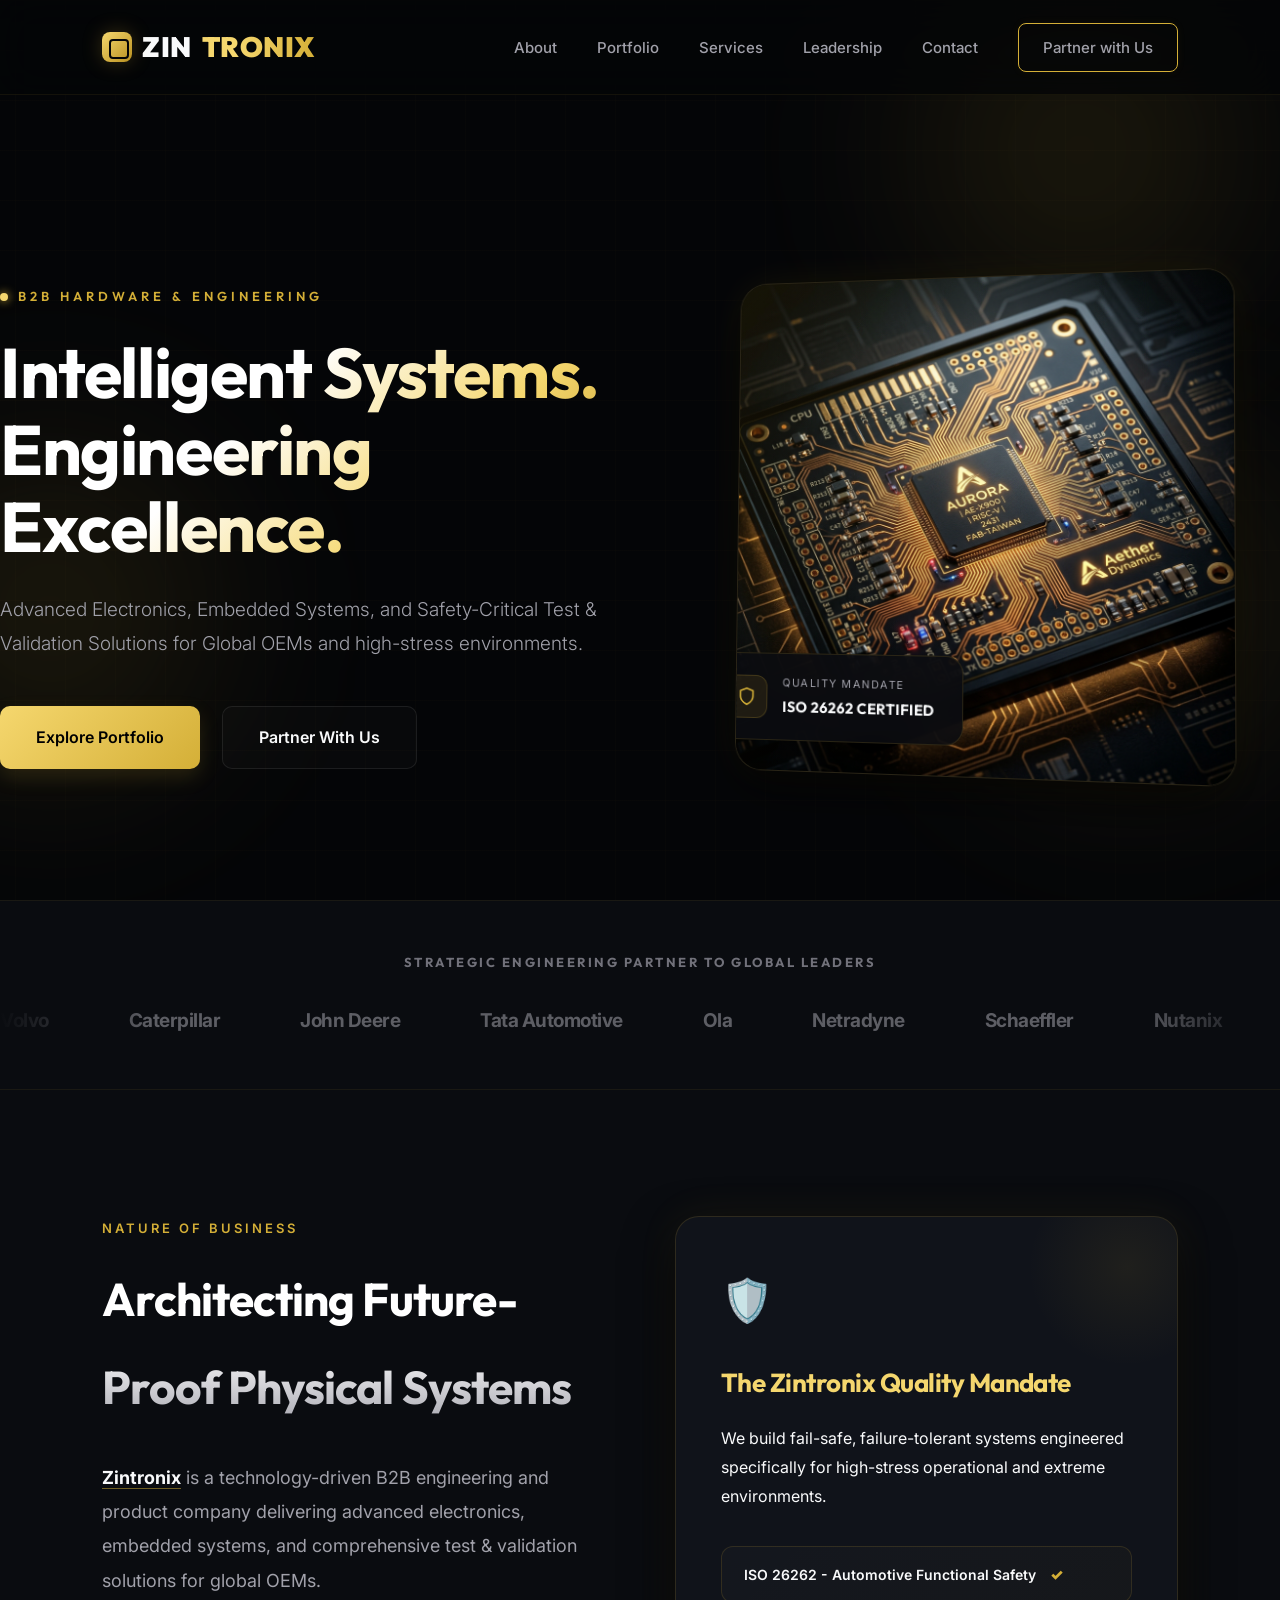
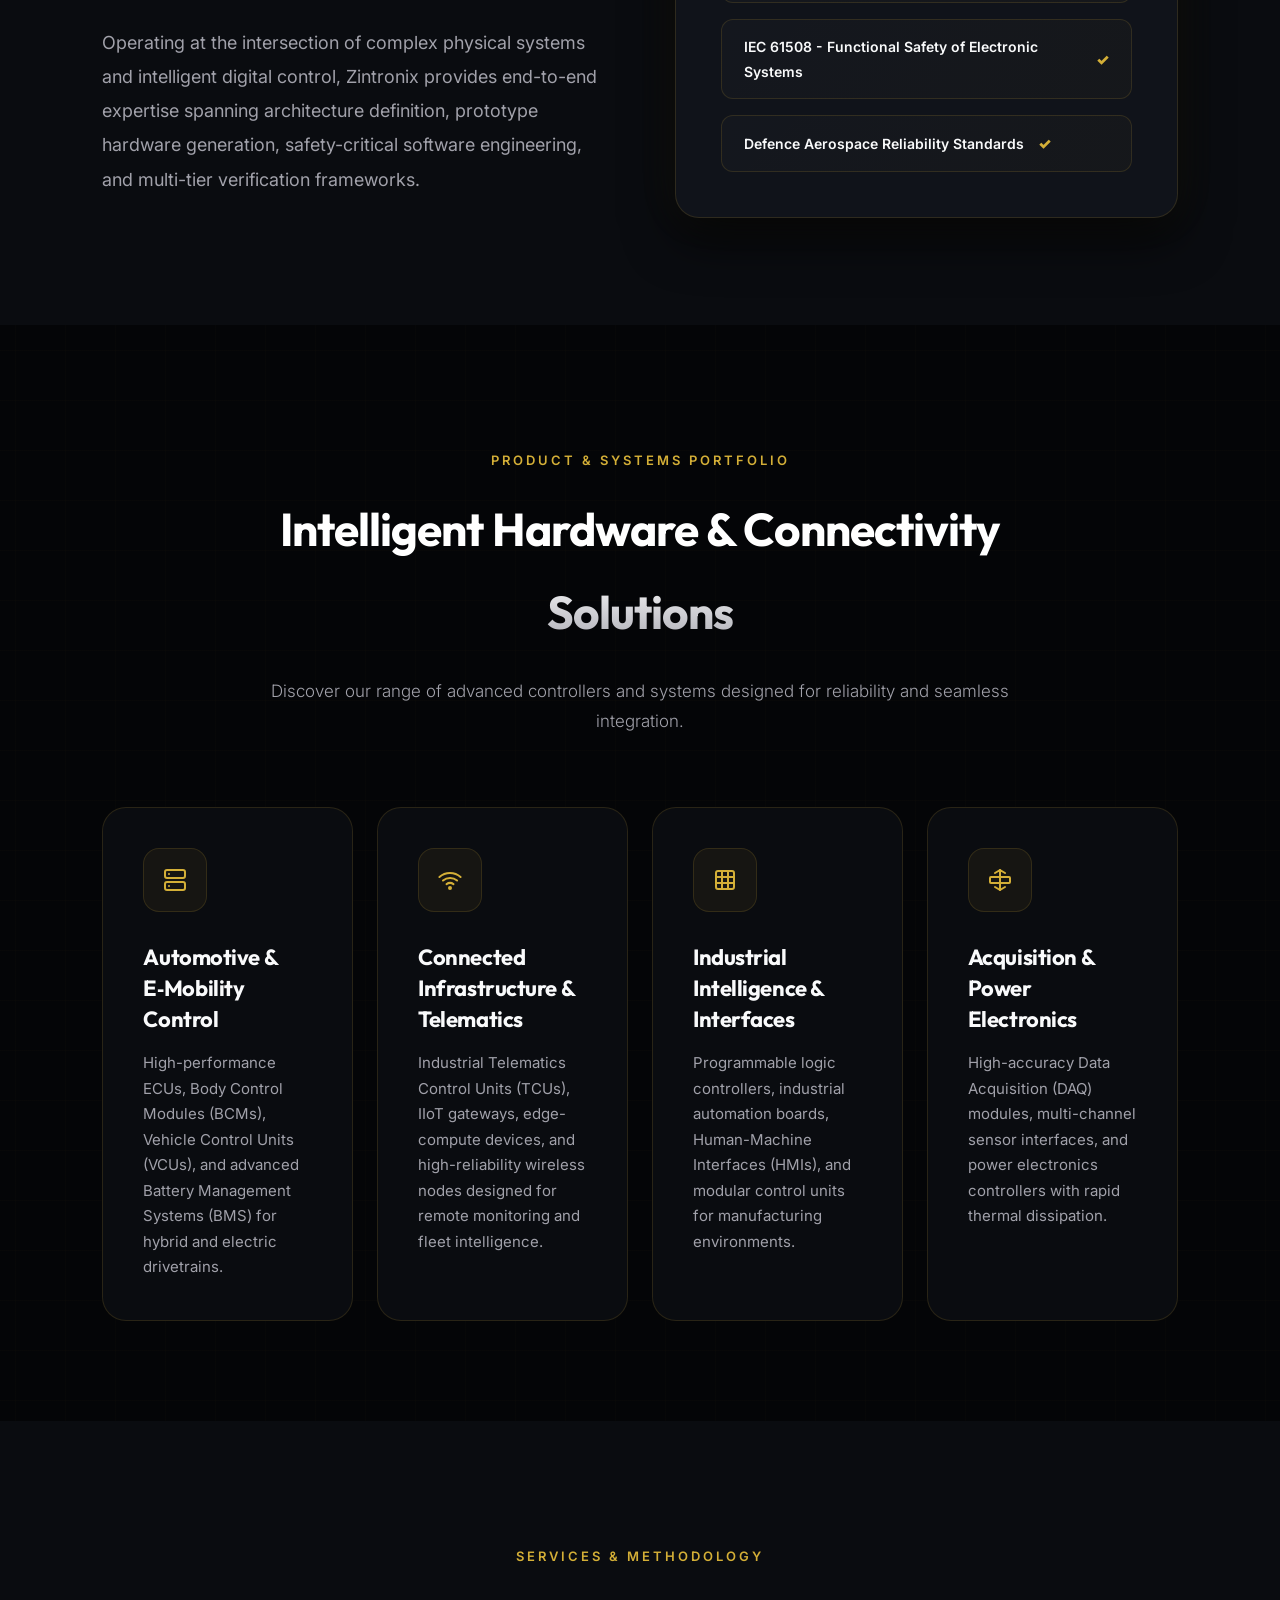
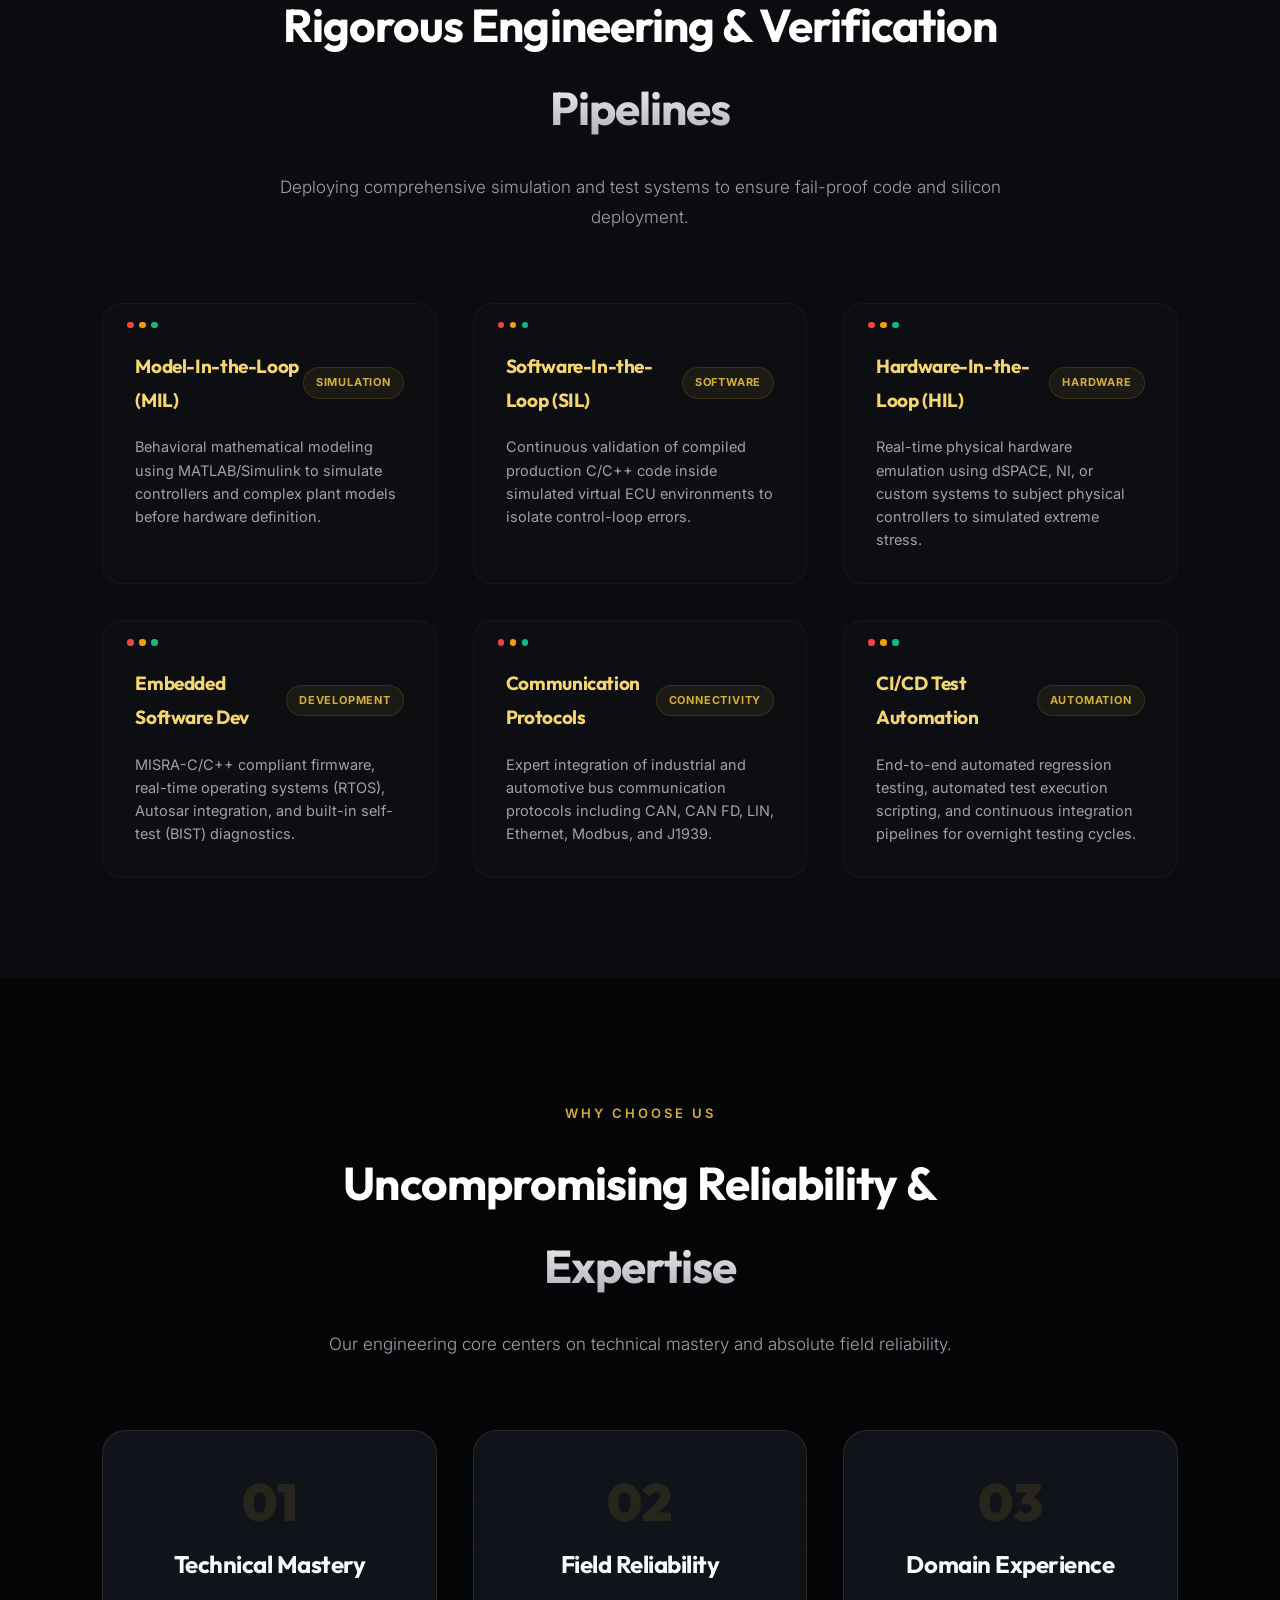
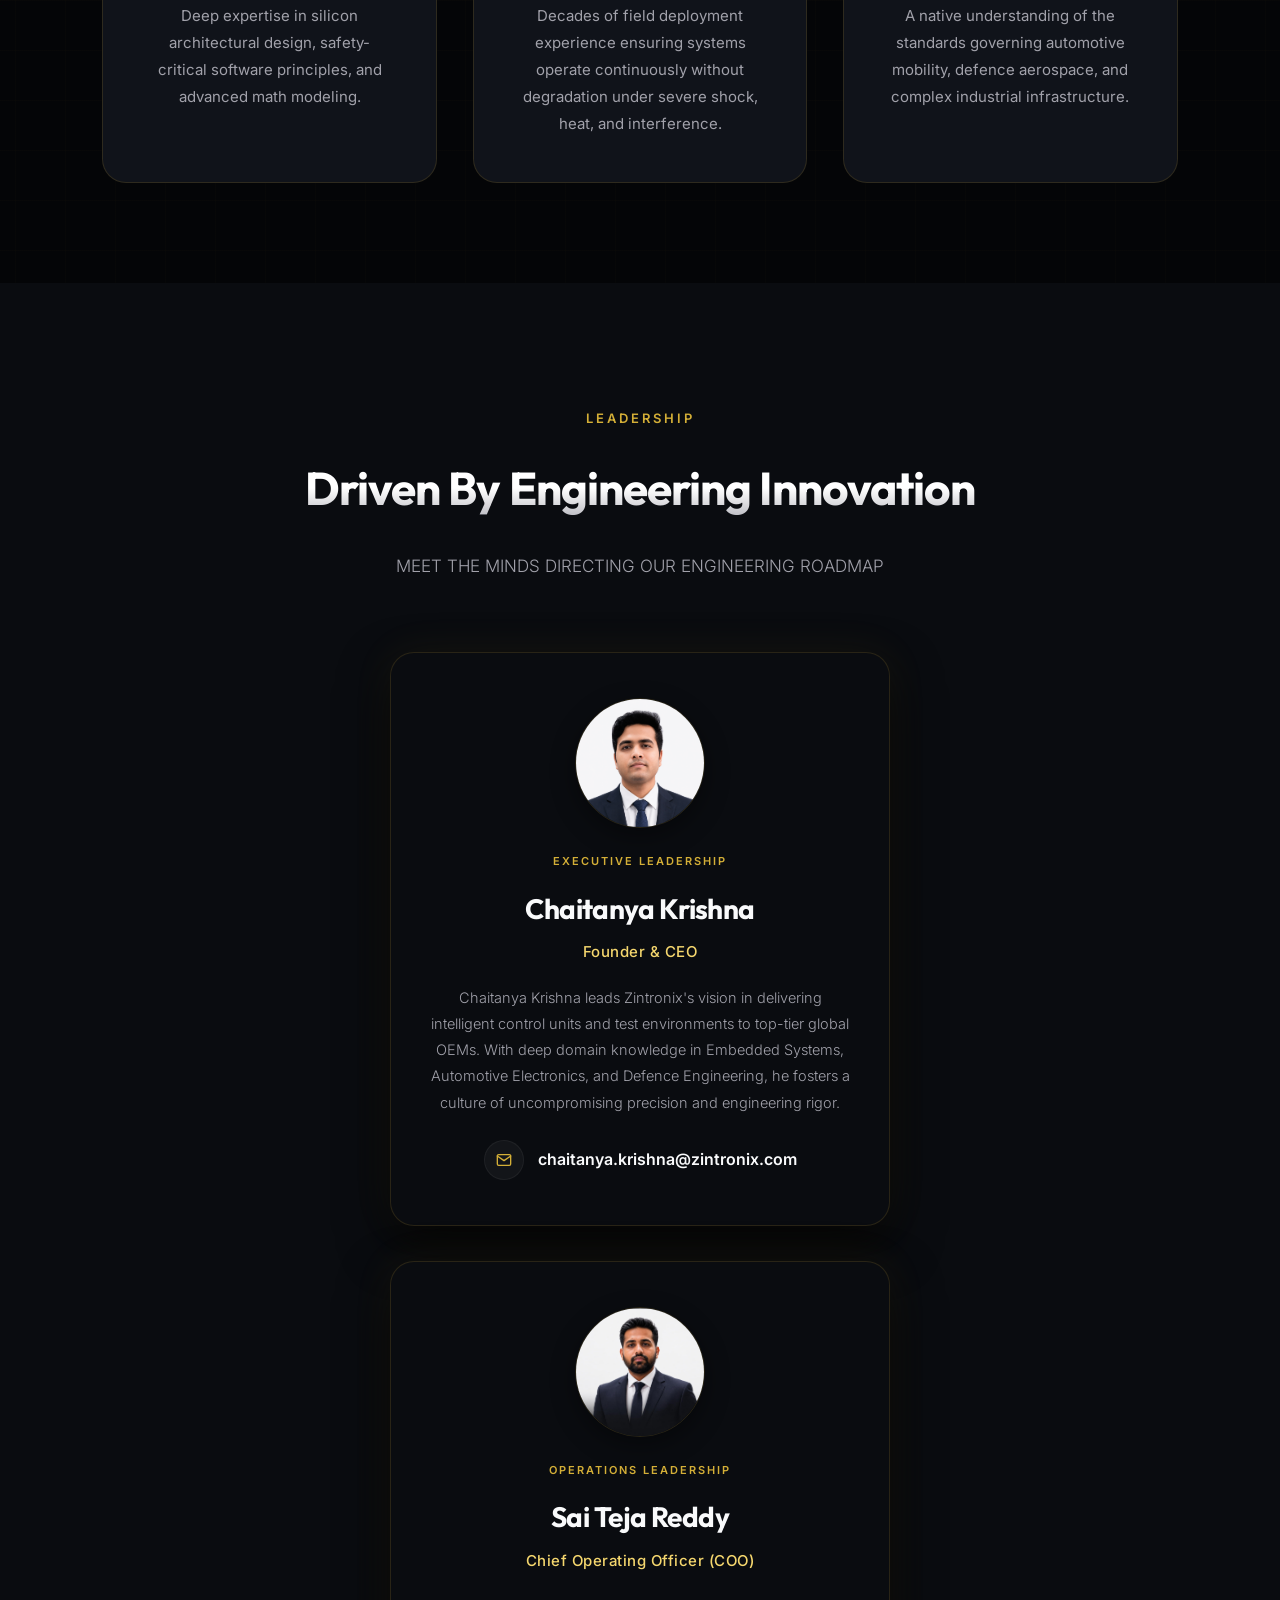
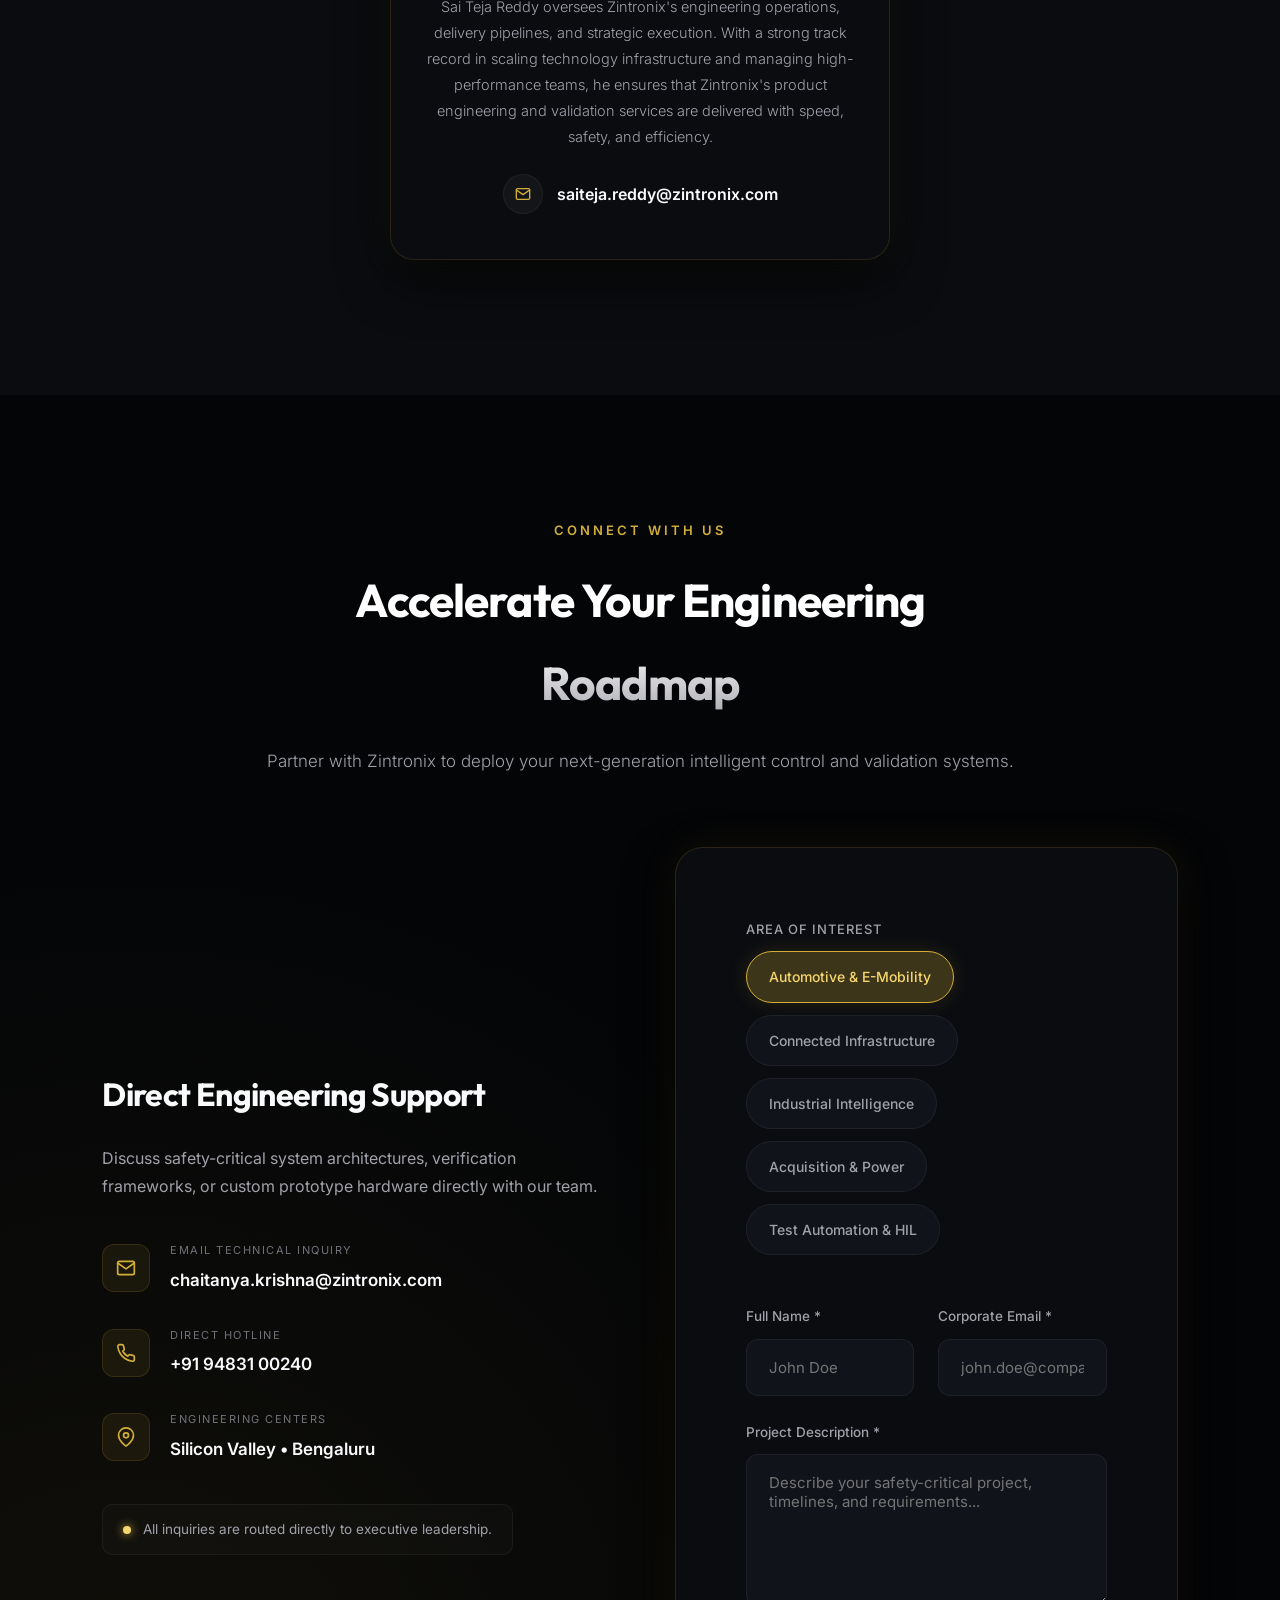
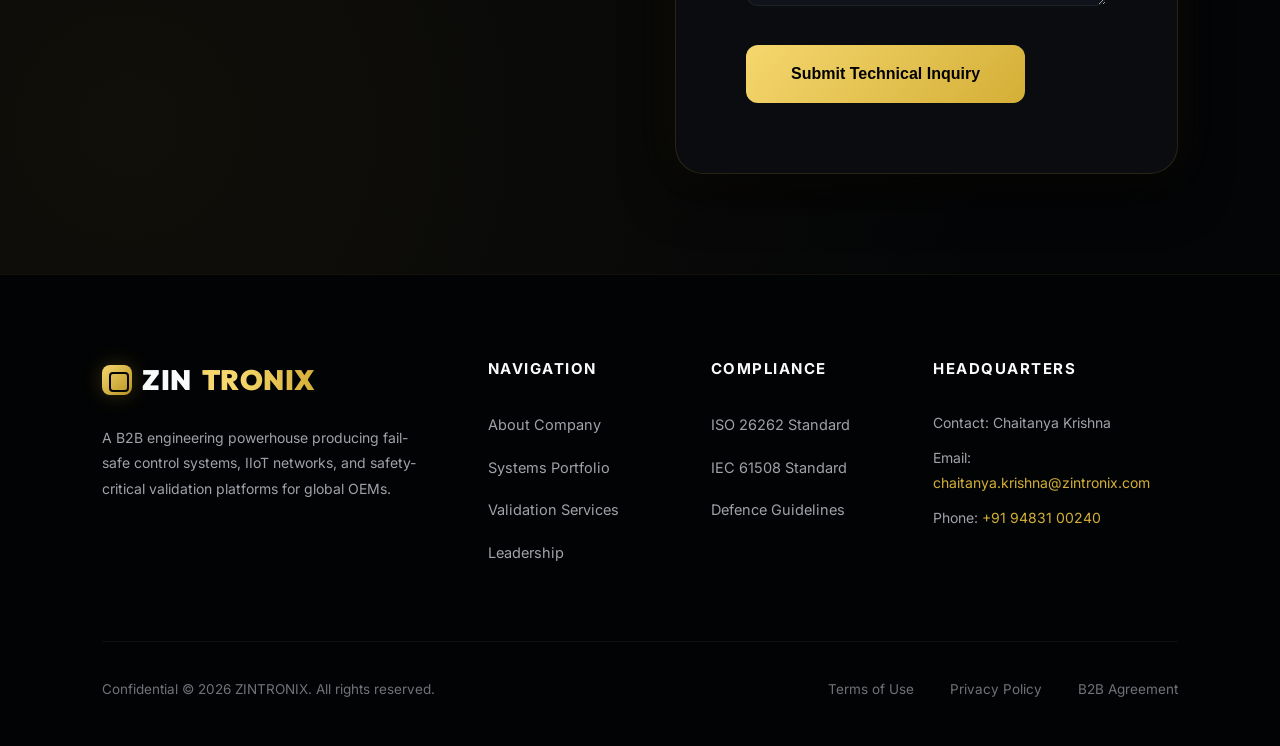
<file: index.html>
<!DOCTYPE html>
<html lang="en">
<head>
    <meta charset="UTF-8">
    <meta name="viewport" content="width=device-width, initial-scale=1.0">
    
    <!-- Primary SEO Meta Tags -->
    <title>ZINTRONIX | B2B Embedded Systems & Engineering Excellence</title>
    <meta name="description" content="Zintronix is a technology-driven engineering partner delivering advanced electronics, embedded systems, and safety-critical test & validation solutions for global OEMs.">
    <meta name="keywords" content="Embedded Systems, B2B Electronics, ISO 26262, IEC 61508, HIL Testing, Automotive ECU, Defence Electronics, Telematics, Zintronix">
    
    <!-- OpenGraph/Social Meta Tags -->
    <meta property="og:title" content="ZINTRONIX | B2B Embedded Systems & Engineering Excellence">
    <meta property="og:description" content="Advanced Electronics, Embedded Systems, and Test & Validation Solutions for Global OEMs.">
    <meta property="og:type" content="website">
    <meta property="og:image" content="hero_hardware.png">
    
    <!-- External stylesheet -->
    <link rel="stylesheet" href="styles.css">
</head>
<body>

<!-- Ambient Glow Background Blobs -->
<div class="ambient-glow glow-top-right"></div>
<div class="ambient-glow glow-mid-left"></div>
<div class="ambient-glow glow-bottom-right"></div>

<!-- Navigation Bar -->
<nav>
    <div class="logo">
        <div class="logo-icon"></div>
        <span>ZIN</span><span class="gold">TRONIX</span>
    </div>
    <div class="nav-links">
        <a href="#about" id="nav-about-link">About</a>
        <a href="#portfolio" id="nav-portfolio-link">Portfolio</a>
        <a href="#services" id="nav-services-link">Services</a>
        <a href="#leadership" id="nav-leadership-link">Leadership</a>
        <a href="#contact" id="nav-contact-link">Contact</a>
        <a href="#contact" class="nav-cta" id="nav-cta-link">Partner with Us</a>
    </div>
</nav>

<!-- Hero Section -->
<header class="hero" id="hero-section">
    <div class="container grid-2">
        <div class="hero-content">
            <span class="hero-subtitle"><span class="pulse-dot"></span> B2B Hardware & Engineering</span>
            <h1>Intelligent Systems.<br>Engineering Excellence.</h1>
            <p>Advanced Electronics, Embedded Systems, and Safety-Critical Test & Validation Solutions for Global OEMs and high-stress environments.</p>
            <div class="hero-ctas">
                <a href="#portfolio" class="btn btn-primary" id="hero-portfolio-btn">Explore Portfolio</a>
                <a href="#contact" class="btn btn-secondary" id="hero-contact-btn">Partner With Us</a>
            </div>
        </div>
        <div class="hero-image-wrapper">
            <div class="hero-image-container">
                <img src="hero_hardware.png" alt="Advanced Electronic Circuit Board - Zintronix" loading="lazy">
                <div class="badge-overlay">
                    <div class="badge-icon">
                        <svg width="20" height="20" viewBox="0 0 24 24" fill="none" stroke="currentColor" stroke-width="2" stroke-linecap="round" stroke-linejoin="round"><path d="M12 22s8-4 8-10V5l-8-3-8 3v7c0 6 8 10 8 10z"/></svg>
                    </div>
                    <div class="badge-text">
                        <span>Quality Mandate</span>
                        <strong>ISO 26262 CERTIFIED</strong>
                    </div>
                </div>
            </div>
        </div>
    </div>
</header>

<!-- Strategic Partners Section -->
<section class="partners" id="partners-section">
    <div class="container">
        <h4>Strategic Engineering Partner To Global Leaders</h4>
        <div class="partners-slider">
            <div class="partners-slide-track">
                <!-- Original Set -->
                <div class="partner-logo">Volvo</div>
                <div class="partner-logo">Caterpillar</div>
                <div class="partner-logo">John Deere</div>
                <div class="partner-logo">Tata Automotive</div>
                <div class="partner-logo">Ola</div>
                <div class="partner-logo">Netradyne</div>
                <div class="partner-logo">Schaeffler</div>
                <div class="partner-logo">Nutanix</div>
                <div class="partner-logo">Bharat Electronics (BEL)</div>
                <!-- Duplicate Set for Seamless Loop -->
                <div class="partner-logo">Volvo</div>
                <div class="partner-logo">Caterpillar</div>
                <div class="partner-logo">John Deere</div>
                <div class="partner-logo">Tata Automotive</div>
                <div class="partner-logo">Ola</div>
                <div class="partner-logo">Netradyne</div>
                <div class="partner-logo">Schaeffler</div>
                <div class="partner-logo">Nutanix</div>
                <div class="partner-logo">Bharat Electronics (BEL)</div>
            </div>
        </div>
    </div>
</section>

<!-- About Section -->
<section id="about" class="alt-section">
    <div class="container grid-2">
        <div class="about-nature">
            <div class="section-header" style="text-align: left; margin: 0 0 30px 0;">
                <span class="tag">Nature of Business</span>
                <h2>Architecting Future-Proof Physical Systems</h2>
            </div>
            <p><strong>Zintronix</strong> is a technology-driven B2B engineering and product company delivering advanced electronics, embedded systems, and comprehensive test & validation solutions for global OEMs.</p>
            <p>Operating at the intersection of complex physical systems and intelligent digital control, Zintronix provides end-to-end expertise spanning architecture definition, prototype hardware generation, safety-critical software engineering, and multi-tier verification frameworks.</p>
        </div>
        <div class="quality-wrapper">
            <div class="quality-card">
                <div class="quality-icon">🛡️</div>
                <h3>The Zintronix Quality Mandate</h3>
                <p>We build fail-safe, failure-tolerant systems engineered specifically for high-stress operational and extreme environments.</p>
                <div class="quality-badges">
                    <div class="quality-badge">ISO 26262 - Automotive Functional Safety</div>
                    <div class="quality-badge">IEC 61508 - Functional Safety of Electronic Systems</div>
                    <div class="quality-badge">Defence Aerospace Reliability Standards</div>
                </div>
            </div>
        </div>
    </div>
</section>

<!-- Product & Systems Portfolio Section -->
<section id="portfolio">
    <div class="container">
        <div class="section-header">
            <span class="tag">Product & Systems Portfolio</span>
            <h2>Intelligent Hardware & Connectivity Solutions</h2>
            <p>Discover our range of advanced controllers and systems designed for reliability and seamless integration.</p>
        </div>
        
        <div class="grid-4">
            <!-- Card 1 -->
            <div class="portfolio-card">
                <div class="portfolio-icon">
                    <svg width="24" height="24" viewBox="0 0 24 24" fill="none" stroke="currentColor" stroke-width="2" stroke-linecap="round" stroke-linejoin="round"><rect x="2" y="2" width="20" height="8" rx="2" ry="2"/><rect x="2" y="14" width="20" height="8" rx="2" ry="2"/><line x1="6" y1="6" x2="6.01" y2="6"/><line x1="6" y1="18" x2="6.01" y2="18"/></svg>
                </div>
                <h3>Automotive & E‑Mobility Control</h3>
                <p>High-performance ECUs, Body Control Modules (BCMs), Vehicle Control Units (VCUs), and advanced Battery Management Systems (BMS) for hybrid and electric drivetrains.</p>
            </div>
            <!-- Card 2 -->
            <div class="portfolio-card">
                <div class="portfolio-icon">
                    <svg width="24" height="24" viewBox="0 0 24 24" fill="none" stroke="currentColor" stroke-width="2" stroke-linecap="round" stroke-linejoin="round"><path d="M5 12.55a11 11 0 0 1 14.08 0"/><path d="M1.42 9a16 16 0 0 1 21.16 0"/><path d="M8.53 16.11a6 6 0 0 1 6.95 0"/><circle cx="12" cy="20" r="1"/></svg>
                </div>
                <h3>Connected Infrastructure & Telematics</h3>
                <p>Industrial Telematics Control Units (TCUs), IIoT gateways, edge-compute devices, and high-reliability wireless nodes designed for remote monitoring and fleet intelligence.</p>
            </div>
            <!-- Card 3 -->
            <div class="portfolio-card">
                <div class="portfolio-icon">
                    <svg width="24" height="24" viewBox="0 0 24 24" fill="none" stroke="currentColor" stroke-width="2" stroke-linecap="round" stroke-linejoin="round"><rect x="3" y="3" width="18" height="18" rx="2" ry="2"/><line x1="9" y1="3" x2="9" y2="21"/><line x1="15" y1="3" x2="15" y2="21"/><line x1="3" y1="9" x2="21" y2="9"/><line x1="3" y1="15" x2="21" y2="15"/></svg>
                </div>
                <h3>Industrial Intelligence & Interfaces</h3>
                <p>Programmable logic controllers, industrial automation boards, Human-Machine Interfaces (HMIs), and modular control units for manufacturing environments.</p>
            </div>
            <!-- Card 4 -->
            <div class="portfolio-card">
                <div class="portfolio-icon">
                    <svg width="24" height="24" viewBox="0 0 24 24" fill="none" stroke="currentColor" stroke-width="2" stroke-linecap="round" stroke-linejoin="round"><path d="M12 2v20"/><path d="m17 5-5-3-5 3"/><path d="m17 19-5 3-5-3"/><rect x="2" y="9" width="20" height="6" rx="1"/></svg>
                </div>
                <h3>Acquisition & Power Electronics</h3>
                <p>High-accuracy Data Acquisition (DAQ) modules, multi-channel sensor interfaces, and power electronics controllers with rapid thermal dissipation.</p>
            </div>
        </div>
    </div>
</section>

<!-- Engineering & Validation Services Section -->
<section id="services" class="alt-section">
    <div class="container">
        <div class="section-header">
            <span class="tag">Services & Methodology</span>
            <h2>Rigorous Engineering & Verification Pipelines</h2>
            <p>Deploying comprehensive simulation and test systems to ensure fail-proof code and silicon deployment.</p>
        </div>
        
        <div class="grid-3">
            <!-- S1 -->
            <div class="service-card">
                <div class="service-header">
                    <h3>Model-In-the-Loop (MIL)</h3>
                    <span class="service-badge">Simulation</span>
                </div>
                <p>Behavioral mathematical modeling using MATLAB/Simulink to simulate controllers and complex plant models before hardware definition.</p>
            </div>
            <!-- S2 -->
            <div class="service-card">
                <div class="service-header">
                    <h3>Software-In-the-Loop (SIL)</h3>
                    <span class="service-badge">Software</span>
                </div>
                <p>Continuous validation of compiled production C/C++ code inside simulated virtual ECU environments to isolate control-loop errors.</p>
            </div>
            <!-- S3 -->
            <div class="service-card">
                <div class="service-header">
                    <h3>Hardware-In-the-Loop (HIL)</h3>
                    <span class="service-badge">Hardware</span>
                </div>
                <p>Real-time physical hardware emulation using dSPACE, NI, or custom systems to subject physical controllers to simulated extreme stress.</p>
            </div>
            <!-- S4 -->
            <div class="service-card">
                <div class="service-header">
                    <h3>Embedded Software Dev</h3>
                    <span class="service-badge">Development</span>
                </div>
                <p>MISRA-C/C++ compliant firmware, real-time operating systems (RTOS), Autosar integration, and built-in self-test (BIST) diagnostics.</p>
            </div>
            <!-- S5 -->
            <div class="service-card">
                <div class="service-header">
                    <h3>Communication Protocols</h3>
                    <span class="service-badge">Connectivity</span>
                </div>
                <p>Expert integration of industrial and automotive bus communication protocols including CAN, CAN FD, LIN, Ethernet, Modbus, and J1939.</p>
            </div>
            <!-- S6 -->
            <div class="service-card">
                <div class="service-header">
                    <h3>CI/CD Test Automation</h3>
                    <span class="service-badge">Automation</span>
                </div>
                <p>End-to-end automated regression testing, automated test execution scripting, and continuous integration pipelines for overnight testing cycles.</p>
            </div>
        </div>
    </div>
</section>

<!-- Why Global Leaders Partner With Zintronix Section -->
<section id="why-partner">
    <div class="container">
        <div class="section-header">
            <span class="tag">Why Choose Us</span>
            <h2>Uncompromising Reliability & Expertise</h2>
            <p>Our engineering core centers on technical mastery and absolute field reliability.</p>
        </div>
        
        <div class="grid-3">
            <div class="strength-card">
                <div class="strength-num">01</div>
                <h3>Technical Mastery</h3>
                <p>Deep expertise in silicon architectural design, safety-critical software principles, and advanced math modeling.</p>
            </div>
            <div class="strength-card">
                <div class="strength-num">02</div>
                <h3>Field Reliability</h3>
                <p>Decades of field deployment experience ensuring systems operate continuously without degradation under severe shock, heat, and interference.</p>
            </div>
            <div class="strength-card">
                <div class="strength-num">03</div>
                <h3>Domain Experience</h3>
                <p>A native understanding of the standards governing automotive mobility, defence aerospace, and complex industrial infrastructure.</p>
            </div>
        </div>
    </div>
</section>

<!-- Leadership Section -->
<section id="leadership" class="alt-section">
    <div class="container">
        <div class="section-header">
            <span class="tag">Leadership</span>
            <h2>Driven By Engineering Innovation</h2>
            <p>MEET THE MINDS DIRECTING OUR ENGINEERING ROADMAP</p>
        </div>
        
        <div class="ceo-showcase">
            <div class="ceo-avatar-top">
                <img src="ceo.png" alt="Chaitanya Krishna - Founder & CEO Zintronix" loading="lazy">
            </div>
            <div class="ceo-details">
                <span class="ceo-tag">Executive Leadership</span>
                <h3>Chaitanya Krishna</h3>
                <span class="ceo-title">Founder & CEO</span>
                <p>Chaitanya Krishna leads Zintronix's vision in delivering intelligent control units and test environments to top-tier global OEMs. With deep domain knowledge in Embedded Systems, Automotive Electronics, and Defence Engineering, he fosters a culture of uncompromising precision and engineering rigor.</p>
                <a href="mailto:chaitanya.krishna@zintronix.com" class="ceo-contact">
                    <div class="ceo-contact-icon">
                        <svg width="16" height="16" viewBox="0 0 24 24" fill="none" stroke="currentColor" stroke-width="2" stroke-linecap="round" stroke-linejoin="round"><path d="M4 4h16c1.1 0 2 .9 2 2v12c0 1.1-.9 2-2 2H4c-1.1 0-2-.9-2-2V6c0-1.1.9-2 2-2z"/><polyline points="22,6 12,13 2,6"/></svg>
                    </div>
                    <span>chaitanya.krishna@zintronix.com</span>
                </a>
            </div>
        </div>
        
        <div class="ceo-showcase">
            <div class="ceo-avatar-top">
                <img src="coo.png" alt="Sai Teja Reddy - Chief Operating Officer Zintronix" loading="lazy">
            </div>
            <div class="ceo-details">
                <span class="ceo-tag">Operations Leadership</span>
                <h3>Sai Teja Reddy</h3>
                <span class="ceo-title">Chief Operating Officer (COO)</span>
                <p>Sai Teja Reddy oversees Zintronix's engineering operations, delivery pipelines, and strategic execution. With a strong track record in scaling technology infrastructure and managing high-performance teams, he ensures that Zintronix's product engineering and validation services are delivered with speed, safety, and efficiency.</p>
                <a href="mailto:saiteja.reddy@zintronix.com" class="ceo-contact">
                    <div class="ceo-contact-icon">
                        <svg width="16" height="16" viewBox="0 0 24 24" fill="none" stroke="currentColor" stroke-width="2" stroke-linecap="round" stroke-linejoin="round"><path d="M4 4h16c1.1 0 2 .9 2 2v12c0 1.1-.9 2-2 2H4c-1.1 0-2-.9-2-2V6c0-1.1.9-2 2-2z"/><polyline points="22,6 12,13 2,6"/></svg>
                    </div>
                    <span>saiteja.reddy@zintronix.com</span>
                </a>
            </div>
        </div>
    </div>
</section>

<!-- Contact Form Section -->
<section id="contact" class="contact-section">
    <div class="container">
        <div class="section-header">
            <span class="tag">Connect with Us</span>
            <h2>Accelerate Your Engineering Roadmap</h2>
            <p>Partner with Zintronix to deploy your next-generation intelligent control and validation systems.</p>
        </div>
        
        <div class="grid-2">
            <!-- Left: Direct Contact Information -->
            <div class="contact-info-card">
                <h3>Direct Engineering Support</h3>
                <p class="contact-desc">Discuss safety-critical system architectures, verification frameworks, or custom prototype hardware directly with our team.</p>
                
                <div class="contact-methods">
                    <div class="contact-method-item">
                        <div class="contact-method-icon">
                            <svg width="20" height="20" viewBox="0 0 24 24" fill="none" stroke="currentColor" stroke-width="2" stroke-linecap="round" stroke-linejoin="round"><path d="M4 4h16c1.1 0 2 .9 2 2v12c0 1.1-.9 2-2 2H4c-1.1 0-2-.9-2-2V6c0-1.1.9-2 2-2z"/><polyline points="22,6 12,13 2,6"/></svg>
                        </div>
                        <div class="contact-method-text">
                            <span>Email Technical Inquiry</span>
                            <a href="mailto:chaitanya.krishna@zintronix.com">chaitanya.krishna@zintronix.com</a>
                        </div>
                    </div>
                    
                    <div class="contact-method-item">
                        <div class="contact-method-icon">
                            <svg width="20" height="20" viewBox="0 0 24 24" fill="none" stroke="currentColor" stroke-width="2" stroke-linecap="round" stroke-linejoin="round"><path d="M22 16.92v3a2 2 0 0 1-2.18 2 19.79 19.79 0 0 1-8.63-3.07 19.5 19.5 0 0 1-6-6 19.79 19.79 0 0 1-3.07-8.67A2 2 0 0 1 4.11 2h3a2 2 0 0 1 2 1.72 12.84 12.84 0 0 0 .7 2.81 2 2 0 0 1-.45 2.11L8.09 9.91a16 16 0 0 0 6 6l1.27-1.27a2 2 0 0 1 2.11-.45 12.84 12.84 0 0 0 2.81.7A2 2 0 0 1 22 16.92z"/></svg>
                        </div>
                        <div class="contact-method-text">
                            <span>Direct Hotline</span>
                            <a href="tel:+919483100240">+91 94831 00240</a>
                        </div>
                    </div>

                    <div class="contact-method-item">
                        <div class="contact-method-icon">
                            <svg width="20" height="20" viewBox="0 0 24 24" fill="none" stroke="currentColor" stroke-width="2" stroke-linecap="round" stroke-linejoin="round"><path d="M21 10c0 7-9 13-9 13s-9-6-9-13a9 9 0 0 1 18 0z"/><circle cx="12" cy="10" r="3"/></svg>
                        </div>
                        <div class="contact-method-text">
                            <span>Engineering Centers</span>
                            <strong>Silicon Valley • Bengaluru</strong>
                        </div>
                    </div>
                </div>

                <div class="contact-notice">
                    <span class="pulse-dot"></span>
                    <span>All inquiries are routed directly to executive leadership.</span>
                </div>
            </div>

            <!-- Right: Interactive Contact Form -->
            <div class="contact-card">
                <form action="https://formsubmit.co/chaitanya.krishna@zintronix.com" method="POST" class="contact-form">
                    <!-- Disable captcha for formsubmit.co -->
                    <input type="hidden" name="_captcha" value="false">
                    <!-- Customize redirect after form submission -->
                    <input type="hidden" name="_next" value="thanks.html">
                    
                    <div class="project-selector-wrapper">
                        <span class="project-selector-label">Area of Interest</span>
                        <div class="project-selector">
                            <label>
                                <input type="radio" name="interest" value="Automotive & E-Mobility" checked>
                                <span>Automotive & E-Mobility</span>
                            </label>
                            <label>
                                <input type="radio" name="interest" value="Connected Infrastructure">
                                <span>Connected Infrastructure</span>
                            </label>
                            <label>
                                <input type="radio" name="interest" value="Industrial Intelligence">
                                <span>Industrial Intelligence</span>
                            </label>
                            <label>
                                <input type="radio" name="interest" value="Acquisition & Power">
                                <span>Acquisition & Power</span>
                            </label>
                            <label>
                                <input type="radio" name="interest" value="Test Automation & HIL">
                                <span>Test Automation & HIL</span>
                            </label>
                        </div>
                    </div>
                    
                    <div class="form-row">
                        <div class="form-group">
                            <label for="form-name">Full Name *</label>
                            <input type="text" id="form-name" name="name" placeholder="John Doe" required>
                        </div>
                        <div class="form-group">
                            <label for="form-email">Corporate Email *</label>
                            <input type="email" id="form-email" name="email" placeholder="john.doe@company.com" required>
                        </div>
                    </div>
                    
                    <div class="form-group">
                        <label for="form-message">Project Description *</label>
                        <textarea id="form-message" name="message" rows="6" placeholder="Describe your safety-critical project, timelines, and requirements..." required></textarea>
                    </div>
                    
                    <button type="submit" id="form-submit-btn">Submit Technical Inquiry</button>
                </form>
            </div>
        </div>
    </div>
</section>

<!-- Footer -->
<footer>
    <div class="container footer-grid">
        <div class="footer-col">
            <div class="logo" style="margin-bottom: 20px;">
                <div class="logo-icon"></div>
                <span>ZIN</span><span class="gold">TRONIX</span>
            </div>
            <p>A B2B engineering powerhouse producing fail-safe control systems, IIoT networks, and safety-critical validation platforms for global OEMs.</p>
        </div>
        <div class="footer-col">
            <h5>Navigation</h5>
            <ul class="footer-links">
                <li><a href="#about">About Company</a></li>
                <li><a href="#portfolio">Systems Portfolio</a></li>
                <li><a href="#services">Validation Services</a></li>
                <li><a href="#leadership">Leadership</a></li>
            </ul>
        </div>
        <div class="footer-col">
            <h5>Compliance</h5>
            <ul class="footer-links">
                <li><a href="#about">ISO 26262 Standard</a></li>
                <li><a href="#about">IEC 61508 Standard</a></li>
                <li><a href="#about">Defence Guidelines</a></li>
            </ul>
        </div>
        <div class="footer-col">
            <h5>Headquarters</h5>
            <p style="margin-bottom: 10px;">Contact: Chaitanya Krishna</p>
            <p style="margin-bottom: 10px;">Email: <a href="mailto:chaitanya.krishna@zintronix.com" style="color: var(--color-gold); text-decoration: none;">chaitanya.krishna@zintronix.com</a></p>
            <p style="margin-bottom: 10px;">Phone: <a href="tel:+919483100240" style="color: var(--color-gold); text-decoration: none;">+91 94831 00240</a></p>
        </div>
    </div>
    
    <div class="container footer-bottom">
        <div>Confidential © 2026 ZINTRONIX. All rights reserved.</div>
        <div class="footer-bottom-links">
            <a href="#">Terms of Use</a>
            <a href="#">Privacy Policy</a>
            <a href="#">B2B Agreement</a>
        </div>
    </div>
</footer>

</body>
</html>
</file>
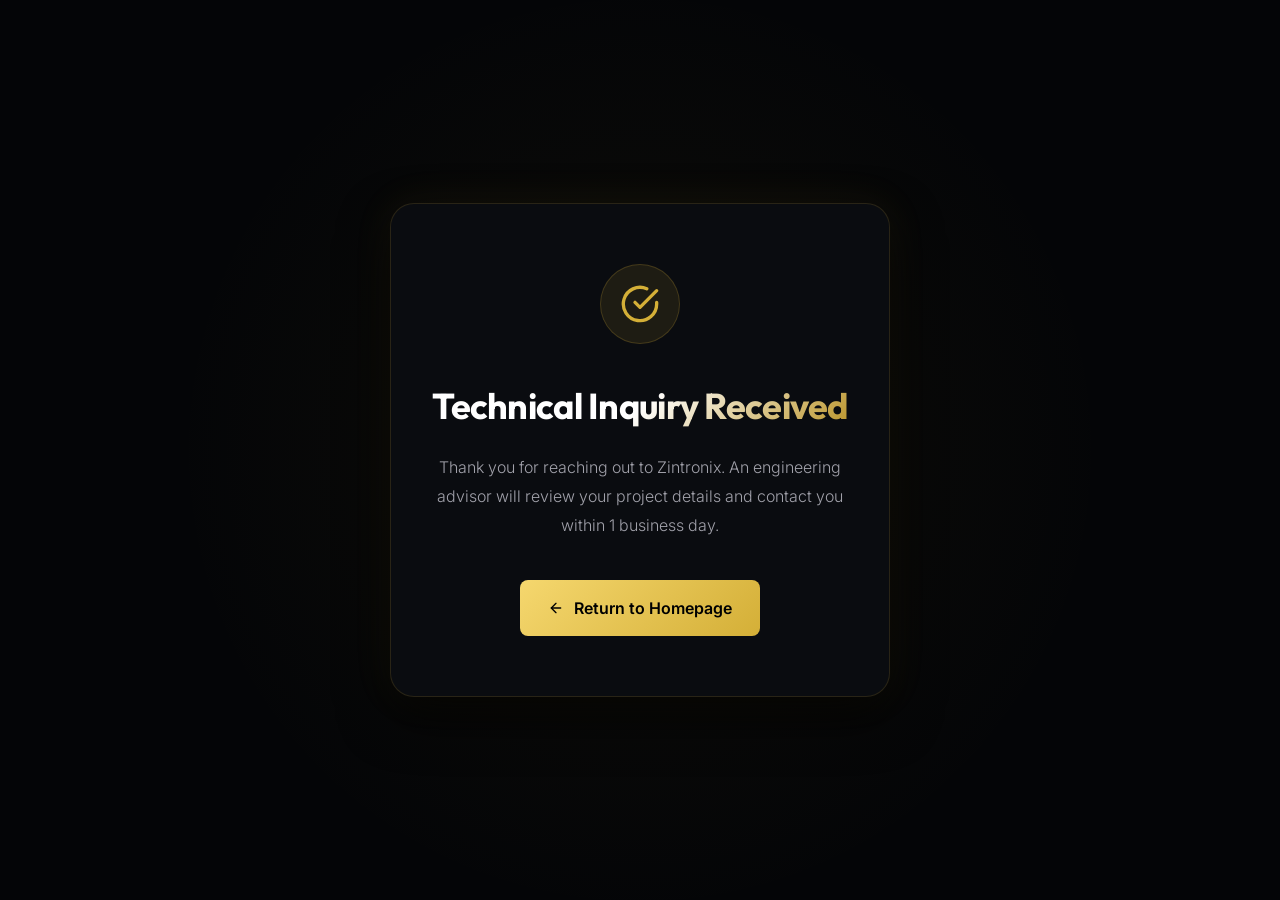
<file: thanks.html>
<!DOCTYPE html>
<html lang="en">
<head>
    <meta charset="UTF-8">
    <meta name="viewport" content="width=device-width, initial-scale=1.0">
    <title>Thank You | ZINTRONIX</title>
    <link rel="stylesheet" href="styles.css">
    <style>
        body {
            display: flex;
            justify-content: center;
            align-items: center;
            min-height: 100vh;
            background: radial-gradient(circle at 50% 50%, rgba(212, 175, 55, 0.05) 0%, rgba(5, 6, 8, 0) 60%), var(--bg-primary);
            text-align: center;
            padding: 20px;
        }
        .thanks-card {
            background: var(--bg-secondary);
            border: 1px solid var(--color-border);
            padding: 60px 40px;
            border-radius: 24px;
            max-width: 500px;
            box-shadow: var(--glow-shadow);
        }
        .thanks-icon {
            width: 80px;
            height: 80px;
            border-radius: 50%;
            background: rgba(212, 175, 55, 0.1);
            color: var(--color-gold);
            display: flex;
            align-items: center;
            justify-content: center;
            margin: 0 auto 30px auto;
            border: 1px solid rgba(212, 175, 55, 0.2);
        }
        h1 {
            font-size: 36px;
            margin-bottom: 15px;
            background: linear-gradient(135deg, #ffffff 50%, #b89020 100%);
            -webkit-background-clip: text;
            -webkit-text-fill-color: transparent;
        }
        p {
            color: var(--color-text-muted);
            margin-bottom: 40px;
            font-weight: 300;
        }
        .btn-back {
            display: inline-flex;
            align-items: center;
            gap: 10px;
            background: linear-gradient(135deg, var(--color-gold-light), var(--color-gold));
            color: #000;
            border: none;
            padding: 14px 28px;
            border-radius: 8px;
            font-weight: 600;
            text-decoration: none;
            transition: var(--transition-smooth);
        }
        .btn-back:hover {
            transform: translateY(-2px);
            box-shadow: 0 10px 20px rgba(212, 175, 55, 0.3);
        }
    </style>
</head>
<body>
    <div class="thanks-card">
        <div class="thanks-icon">
            <svg width="40" height="40" viewBox="0 0 24 24" fill="none" stroke="currentColor" stroke-width="2" stroke-linecap="round" stroke-linejoin="round"><path d="M22 11.08V12a10 10 0 1 1-5.93-9.14"/><polyline points="22 4 12 14.01 9 11.01"/></svg>
        </div>
        <h1>Technical Inquiry Received</h1>
        <p>Thank you for reaching out to Zintronix. An engineering advisor will review your project details and contact you within 1 business day.</p>
        <a href="index.html" class="btn-back">
            <svg width="16" height="16" viewBox="0 0 24 24" fill="none" stroke="currentColor" stroke-width="2" stroke-linecap="round" stroke-linejoin="round"><line x1="19" y1="12" x2="5" y2="12"/><polyline points="12 19 5 12 12 5"/></svg>
            Return to Homepage
        </a>
    </div>
</body>
</html>
</file>
<file: styles.css>
/* ZINTRONIX - PREMIUM CORPORATE STYLE SYSTEM 2026 */
@import url('https://fonts.googleapis.com/css2?family=Inter:wght@300;400;500;600;700&family=Outfit:wght@300;400;500;600;700;800;900&display=swap');

:root {
    --bg-primary: #040507;
    --bg-secondary: #0a0c10;
    --bg-tertiary: #10131a;
    --color-gold: #d4af37;
    --color-gold-glow: rgba(212, 175, 55, 0.25);
    --color-gold-light: #f5d76e;
    --color-gold-dark: #b89020;
    --color-text-main: #f9fafb;
    --color-text-muted: #a1a1aa;
    --color-text-dark: #71717a;
    --color-border: rgba(212, 175, 55, 0.15);
    --color-border-hover: rgba(212, 175, 55, 0.5);
    --font-heading: 'Outfit', sans-serif;
    --font-body: 'Inter', sans-serif;
    --transition-smooth: all 0.5s cubic-bezier(0.16, 1, 0.3, 1);
    --glow-shadow: 0 20px 50px rgba(0, 0, 0, 0.7), 0 0 40px rgba(212, 175, 55, 0.08);
}

/* Base resets & styling */
* {
    box-sizing: border-box;
    margin: 0;
    padding: 0;
}

html {
    scroll-behavior: smooth;
    background-color: var(--bg-primary);
    color: var(--color-text-main);
    font-family: var(--font-body);
}

body {
    overflow-x: hidden;
    line-height: 1.8;
    -webkit-font-smoothing: antialiased;
    background-image: 
        linear-gradient(rgba(212, 175, 55, 0.015) 1px, transparent 1px),
        linear-gradient(90deg, rgba(212, 175, 55, 0.015) 1px, transparent 1px);
    background-size: 50px 50px;
    background-position: center top;
}

/* Scrollbar customization */
::-webkit-scrollbar {
    width: 8px;
    height: 8px;
}
::-webkit-scrollbar-track {
    background: var(--bg-primary);
}
::-webkit-scrollbar-thumb {
    background: #181c25;
    border-radius: 4px;
}
::-webkit-scrollbar-thumb:hover {
    background: var(--color-gold);
}

/* Typographic Defaults */
h1, h2, h3, h4 {
    font-family: var(--font-heading);
    font-weight: 700;
    letter-spacing: -0.02em;
}

/* Background Ambient Glow Blobs */
.ambient-glow {
    position: absolute;
    width: 500px;
    height: 500px;
    background: radial-gradient(circle, var(--color-gold-glow) 0%, rgba(0, 0, 0, 0) 70%);
    filter: blur(80px);
    border-radius: 50%;
    z-index: 0;
    pointer-events: none;
    opacity: 0.6;
}
.glow-top-right { top: -100px; right: -50px; }
.glow-mid-left { top: 40%; left: -200px; }
.glow-bottom-right { bottom: 5%; right: -100px; }

/* Grid & Layout Utilities */
section {
    padding: 120px 8% 100px 8%;
    position: relative;
    z-index: 1;
}

.container {
    max-width: 1300px;
    margin: 0 auto;
}

.grid-2 {
    display: grid;
    grid-template-columns: 1fr 1fr;
    gap: 70px;
    align-items: center;
}

.grid-3 {
    display: grid;
    grid-template-columns: repeat(3, 1fr);
    gap: 36px;
}

.grid-4 {
    display: grid;
    grid-template-columns: repeat(4, 1fr);
    gap: 24px;
}

/* Navigation Bar */
nav {
    position: fixed;
    top: 0;
    left: 0;
    width: 100%;
    z-index: 1000;
    background: rgba(4, 5, 7, 0.8);
    backdrop-filter: blur(20px);
    -webkit-backdrop-filter: blur(20px);
    border-bottom: 1px solid rgba(212, 175, 55, 0.08);
    padding: 22px 8%;
    display: flex;
    justify-content: space-between;
    align-items: center;
    transition: var(--transition-smooth);
}

.logo {
    font-family: var(--font-heading);
    font-size: 28px;
    font-weight: 900;
    letter-spacing: 0.5px;
    display: flex;
    align-items: center;
    gap: 10px;
    user-select: none;
}

.logo-icon {
    width: 30px;
    height: 30px;
    background: linear-gradient(135deg, var(--color-gold-light), var(--color-gold-dark));
    border-radius: 8px;
    display: inline-block;
    position: relative;
    box-shadow: 0 0 20px var(--color-gold-glow);
}

.logo-icon::before {
    content: '';
    position: absolute;
    top: 7px;
    left: 7px;
    width: 16px;
    height: 16px;
    border: 2px solid var(--bg-primary);
    border-radius: 4px;
}

.logo span {
    color: var(--color-text-main);
}

.logo span.gold {
    background: linear-gradient(90deg, var(--color-gold-light) 30%, var(--color-gold) 100%);
    -webkit-background-clip: text;
    -webkit-text-fill-color: transparent;
}

.nav-links {
    display: flex;
    gap: 40px;
    align-items: center;
}

.nav-links a {
    text-decoration: none;
    color: var(--color-text-muted);
    font-weight: 500;
    font-size: 15px;
    transition: var(--transition-smooth);
    position: relative;
}

.nav-links a::after {
    content: '';
    position: absolute;
    bottom: -6px;
    left: 50%;
    width: 0;
    height: 2px;
    background: var(--color-gold);
    transform: translateX(-50%);
    transition: var(--transition-smooth);
}

.nav-links a:hover {
    color: var(--color-text-main);
}

.nav-links a:hover::after {
    width: 100%;
}

.nav-cta {
    background: transparent;
    border: 1.5px solid var(--color-gold);
    color: var(--color-gold);
    padding: 10px 24px;
    border-radius: 8px;
    font-weight: 600;
    font-size: 14px;
    text-decoration: none;
    transition: var(--transition-smooth);
    box-shadow: 0 0 10px rgba(212, 175, 55, 0.05);
}

.nav-cta:hover {
    background: linear-gradient(135deg, var(--color-gold-light), var(--color-gold));
    color: #000;
    border-color: transparent;
    box-shadow: 0 0 25px var(--color-gold-glow);
    transform: translateY(-1px);
}

/* Hero Section */
.hero {
    min-height: 100vh;
    padding-top: 150px;
    display: flex;
    align-items: center;
    position: relative;
    overflow: hidden;
}

.hero-content {
    max-width: 640px;
    position: relative;
    z-index: 2;
}

.hero-subtitle {
    color: var(--color-gold);
    font-family: var(--font-heading);
    font-weight: 600;
    letter-spacing: 4px;
    text-transform: uppercase;
    font-size: 13px;
    margin-bottom: 25px;
    display: inline-flex;
    align-items: center;
    gap: 10px;
}

.pulse-dot {
    width: 8px;
    height: 8px;
    background: var(--color-gold-light);
    border-radius: 50%;
    box-shadow: 0 0 10px var(--color-gold);
    animation: pulse-glow 2.5s infinite;
}

@keyframes pulse-glow {
    0% { transform: scale(0.9); box-shadow: 0 0 0 0 rgba(245, 215, 110, 0.7); }
    70% { transform: scale(1.1); box-shadow: 0 0 0 8px rgba(245, 215, 110, 0); }
    100% { transform: scale(0.9); box-shadow: 0 0 0 0 rgba(245, 215, 110, 0); }
}

.hero h1 {
    font-size: 70px;
    line-height: 1.1;
    margin-bottom: 28px;
    background: linear-gradient(135deg, #ffffff 40%, var(--color-gold-light) 70%, var(--color-gold-dark) 100%);
    -webkit-background-clip: text;
    -webkit-text-fill-color: transparent;
}

.hero p {
    font-size: 19px;
    color: var(--color-text-muted);
    margin-bottom: 45px;
    font-weight: 300;
    line-height: 1.8;
}

.hero-ctas {
    display: flex;
    gap: 22px;
}

.btn {
    padding: 16px 36px;
    border-radius: 10px;
    font-weight: 600;
    font-size: 16px;
    text-decoration: none;
    transition: var(--transition-smooth);
    display: inline-flex;
    align-items: center;
    gap: 12px;
}

.btn-primary {
    background: linear-gradient(135deg, var(--color-gold-light), var(--color-gold));
    color: #000;
    border: none;
    box-shadow: 0 8px 20px rgba(212, 175, 55, 0.15);
}

.btn-primary:hover {
    transform: translateY(-3px);
    box-shadow: 0 12px 30px rgba(212, 175, 55, 0.35);
}

.btn-secondary {
    background: rgba(255, 255, 255, 0.02);
    color: var(--color-text-main);
    border: 1px solid rgba(255, 255, 255, 0.08);
}

.btn-secondary:hover {
    background: rgba(255, 255, 255, 0.06);
    border-color: rgba(255, 255, 255, 0.2);
    transform: translateY(-3px);
}

/* Image Container Frame */
.hero-image-wrapper {
    position: relative;
    display: flex;
    justify-content: center;
    align-items: center;
    z-index: 2;
}

.hero-image-container {
    position: relative;
    border-radius: 28px;
    overflow: hidden;
    border: 1.5px solid var(--color-border);
    background: var(--bg-secondary);
    box-shadow: var(--glow-shadow);
    transform: perspective(1000px) rotateY(-8deg) rotateX(2deg);
    transition: var(--transition-smooth);
}

.hero-image-container::before {
    content: '';
    position: absolute;
    top: 0; left: 0; width: 100%; height: 100%;
    background: linear-gradient(135deg, rgba(212,175,55,0.1) 0%, transparent 60%);
    pointer-events: none;
    z-index: 2;
}

.hero-image-container:hover {
    transform: perspective(1000px) rotateY(0deg) rotateX(0deg) translateY(-8px);
    border-color: var(--color-border-hover);
}

.hero-image-container img {
    display: block;
    width: 100%;
    height: auto;
    max-height: 500px;
    object-fit: cover;
}

.badge-overlay {
    position: absolute;
    bottom: 30px;
    left: -40px;
    background: rgba(10, 12, 16, 0.9);
    backdrop-filter: blur(20px);
    -webkit-backdrop-filter: blur(20px);
    border: 1px solid var(--color-border);
    padding: 20px 28px;
    border-radius: 18px;
    box-shadow: 0 15px 40px rgba(0, 0, 0, 0.5);
    display: flex;
    align-items: center;
    gap: 16px;
    z-index: 3;
    transition: var(--transition-smooth);
}

.hero-image-container:hover ~ .badge-overlay {
    transform: translateY(-5px) scale(1.02);
    border-color: var(--color-border-hover);
}

.badge-icon {
    width: 44px;
    height: 44px;
    border-radius: 12px;
    background: rgba(212, 175, 55, 0.1);
    display: flex;
    align-items: center;
    justify-content: center;
    color: var(--color-gold);
    border: 1px solid rgba(212, 175, 55, 0.2);
}

.badge-text span {
    display: block;
    font-size: 11px;
    color: var(--color-text-muted);
    text-transform: uppercase;
    letter-spacing: 1.5px;
}

.badge-text strong {
    display: block;
    font-size: 15px;
    font-family: var(--font-heading);
    color: var(--color-text-main);
    letter-spacing: 0.5px;
}

/* Partners Section with Infinite Scroll Marquee */
.partners {
    background: var(--bg-secondary);
    border-top: 1px solid rgba(212, 175, 55, 0.08);
    border-bottom: 1px solid rgba(212, 175, 55, 0.08);
    padding: 50px 0;
    overflow: hidden;
}

.partners h4 {
    text-align: center;
    color: var(--color-text-dark);
    font-size: 13px;
    text-transform: uppercase;
    letter-spacing: 2.5px;
    margin-bottom: 30px;
    padding: 0 8%;
}

.partners-slider {
    position: relative;
    width: 100%;
    overflow: hidden;
    display: flex;
    align-items: center;
}

.partners-slider::before,
.partners-slider::after {
    content: '';
    position: absolute;
    top: 0;
    width: 150px;
    height: 100%;
    z-index: 2;
    pointer-events: none;
}

.partners-slider::before {
    left: 0;
    background: linear-gradient(90deg, var(--bg-secondary) 0%, rgba(10, 12, 16, 0) 100%);
}

.partners-slider::after {
    right: 0;
    background: linear-gradient(-90deg, var(--bg-secondary) 0%, rgba(10, 12, 16, 0) 100%);
}

.partners-slide-track {
    display: flex;
    gap: 80px;
    width: max-content;
    animation: scroll-marquee 35s linear infinite;
    align-items: center;
}

@keyframes scroll-marquee {
    0% { transform: translateX(0); }
    100% { transform: translateX(calc(-50% - 40px)); }
}

.partner-logo {
    color: var(--color-text-muted);
    font-weight: 700;
    font-size: 19px;
    letter-spacing: -0.5px;
    opacity: 0.55;
    transition: var(--transition-smooth);
    user-select: none;
    white-space: nowrap;
}

.partner-logo:hover {
    opacity: 1;
    color: var(--color-gold-light);
    transform: scale(1.08);
    text-shadow: 0 0 15px rgba(212, 175, 55, 0.3);
}

/* Alt background section wrapper */
.alt-section {
    background: var(--bg-secondary);
}

/* Section Header styling */
.section-header {
    text-align: center;
    max-width: 750px;
    margin: 0 auto 70px auto;
}

.section-header .tag {
    color: var(--color-gold);
    text-transform: uppercase;
    font-weight: 600;
    font-size: 13px;
    letter-spacing: 3px;
    margin-bottom: 16px;
    display: inline-block;
}

.section-header h2 {
    font-size: 46px;
    margin-bottom: 22px;
    background: linear-gradient(180deg, #ffffff 50%, var(--color-text-muted) 100%);
    -webkit-background-clip: text;
    -webkit-text-fill-color: transparent;
}

.section-header p {
    color: var(--color-text-muted);
    font-size: 17px;
    font-weight: 300;
}

/* About / Nature of Business */
.about-nature {
    font-size: 18px;
    color: var(--color-text-muted);
    line-height: 1.9;
}

.about-nature p {
    margin-bottom: 28px;
}

.about-nature strong {
    color: var(--color-text-main);
    border-bottom: 1px solid var(--color-border-hover);
}

/* Quality Mandate Block */
.quality-card {
    background: var(--bg-tertiary);
    border: 1px solid var(--color-border);
    border-radius: 24px;
    padding: 45px;
    box-shadow: var(--glow-shadow);
    position: relative;
    overflow: hidden;
}

.quality-card::after {
    content: '';
    position: absolute;
    top: -50px;
    right: -50px;
    width: 200px;
    height: 200px;
    background: radial-gradient(circle, rgba(212,175,55,0.08) 0%, rgba(0,0,0,0) 70%);
}

.quality-icon {
    font-size: 42px;
    margin-bottom: 22px;
    display: inline-block;
}

.quality-card h3 {
    font-size: 26px;
    margin-bottom: 18px;
    color: var(--color-gold-light);
}

.quality-badges {
    display: flex;
    flex-direction: column;
    gap: 16px;
    margin-top: 35px;
}

.quality-badge {
    background: linear-gradient(135deg, rgba(255, 255, 255, 0.02) 0%, rgba(212, 175, 55, 0.03) 100%);
    border: 1.5px solid var(--color-border);
    padding: 14px 22px;
    border-radius: 12px;
    font-size: 14px;
    font-weight: 600;
    display: flex;
    align-items: center;
    gap: 14px;
    position: relative;
    overflow: hidden;
}

.quality-badge::before {
    content: '';
    position: absolute;
    top: 0; left: -150%; width: 50%; height: 100%;
    background: linear-gradient(90deg, transparent, rgba(255, 255, 255, 0.08), transparent);
    transform: skewX(-25deg);
    animation: shimmer 6s infinite;
}

@keyframes shimmer {
    0% { left: -150%; }
    30% { left: 150%; }
    100% { left: 150%; }
}

.quality-badge::after {
    content: '✓';
    color: var(--color-gold);
    font-weight: 900;
    font-size: 15px;
}

/* Product & Systems Portfolio Grid */
.portfolio-card {
    background: var(--bg-secondary);
    border: 1.5px solid var(--color-border);
    border-radius: 24px;
    padding: 40px;
    transition: var(--transition-smooth);
    display: flex;
    flex-direction: column;
    height: 100%;
    position: relative;
}

.portfolio-card:hover {
    transform: translateY(-10px);
    border-color: var(--color-gold);
    background: var(--bg-tertiary);
    box-shadow: 0 20px 45px rgba(0, 0, 0, 0.65), 0 0 25px rgba(212, 175, 55, 0.12);
}

.portfolio-icon {
    width: 64px;
    height: 64px;
    background: rgba(212, 175, 55, 0.06);
    border-radius: 16px;
    display: flex;
    align-items: center;
    justify-content: center;
    margin-bottom: 30px;
    color: var(--color-gold);
    border: 1.5px solid rgba(212, 175, 55, 0.15);
    transition: var(--transition-smooth);
}

.portfolio-card:hover .portfolio-icon {
    background: linear-gradient(135deg, var(--color-gold-light), var(--color-gold));
    color: #000;
    border-color: transparent;
    transform: scale(1.08) rotate(3deg);
    box-shadow: 0 0 20px var(--color-gold-glow);
}

.portfolio-card h3 {
    font-size: 22px;
    margin-bottom: 16px;
    color: var(--color-text-main);
    line-height: 1.4;
}

.portfolio-card p {
    color: var(--color-text-muted);
    font-size: 15px;
    line-height: 1.7;
    flex-grow: 1;
}

/* Services section cards */
.service-card {
    position: relative;
    background: rgba(255, 255, 255, 0.012);
    border: 1.5px solid rgba(255, 255, 255, 0.04);
    border-radius: 20px;
    padding: 45px 32px 32px 32px;
    transition: var(--transition-smooth);
    overflow: hidden;
}

.service-card::before {
    content: '';
    position: absolute;
    top: 18px;
    left: 24px;
    width: 6.5px;
    height: 6.5px;
    background: #ef4444;
    border-radius: 50%;
    box-shadow: 12px 0 0 #f59e0b, 24px 0 0 #10b981;
}

.service-card:hover {
    background: rgba(255, 255, 255, 0.03);
    border-color: var(--color-border-hover);
    transform: translateY(-6px);
    box-shadow: 0 10px 25px rgba(0,0,0,0.3);
}

.service-header {
    display: flex;
    justify-content: space-between;
    align-items: center;
    margin-bottom: 18px;
}

.service-header h3 {
    font-size: 19px;
    color: var(--color-gold-light);
}

.service-header .service-badge {
    background: rgba(212, 175, 55, 0.08);
    color: var(--color-gold);
    font-size: 11px;
    font-weight: 700;
    padding: 5px 12px;
    border-radius: 20px;
    letter-spacing: 0.8px;
    text-transform: uppercase;
    border: 1px solid rgba(212, 175, 55, 0.15);
}

.service-card p {
    color: var(--color-text-muted);
    font-size: 14.5px;
    line-height: 1.6;
}

/* Why Partner With Us (Key Strengths) */
.strength-card {
    background: var(--bg-tertiary);
    border: 1.5px solid var(--color-border);
    border-radius: 24px;
    padding: 45px;
    text-align: center;
    transition: var(--transition-smooth);
}

.strength-card:hover {
    border-color: var(--color-border-hover);
    transform: scale(1.02);
}

.strength-num {
    font-family: var(--font-heading);
    font-size: 52px;
    font-weight: 900;
    color: rgba(212, 175, 55, 0.12);
    margin-bottom: 15px;
    line-height: 1;
}

.strength-card h3 {
    font-size: 24px;
    margin-bottom: 16px;
    color: var(--color-text-main);
}

.strength-card p {
    color: var(--color-text-muted);
    font-size: 15px;
}

/* Leadership / CEO showcase */
.ceo-showcase {
    max-width: 500px;
    margin: 0 auto 35px auto;
    background: var(--bg-secondary);
    border: 1.5px solid var(--color-border);
    border-radius: 24px;
    overflow: hidden;
    box-shadow: var(--glow-shadow);
    display: flex;
    flex-direction: column;
    align-items: center;
    text-align: center;
    padding: 45px 35px;
    transition: var(--transition-smooth);
}

.ceo-showcase:hover {
    border-color: var(--color-border-hover);
    box-shadow: 0 25px 60px rgba(0, 0, 0, 0.8), 0 0 40px rgba(212, 175, 55, 0.12);
}

.ceo-avatar-top {
    width: 130px;
    height: 130px;
    border-radius: 50%;
    overflow: hidden;
    border: 1.5px solid var(--color-border);
    box-shadow: 0 8px 25px rgba(0, 0, 0, 0.4);
    margin-bottom: 24px;
    transition: var(--transition-smooth);
    flex-shrink: 0;
}

.ceo-showcase:hover .ceo-avatar-top {
    border-color: var(--color-gold);
    box-shadow: 0 0 20px var(--color-gold-glow);
    transform: scale(1.05);
}

.ceo-avatar-top img {
    width: 100%;
    height: 100%;
    object-fit: cover;
    display: block;
}

.ceo-details {
    width: 100%;
    display: flex;
    flex-direction: column;
    align-items: center;
}

.ceo-tag {
    color: var(--color-gold);
    font-weight: 600;
    font-size: 11px;
    letter-spacing: 2px;
    text-transform: uppercase;
    margin-bottom: 12px;
}

.ceo-details h3 {
    font-size: 28px;
    margin-bottom: 4px;
    color: var(--color-text-main);
}

.ceo-title {
    font-size: 15px;
    color: var(--color-gold-light);
    font-weight: 500;
    margin-bottom: 20px;
    letter-spacing: 0.5px;
}

.ceo-details p {
    color: var(--color-text-muted);
    font-size: 14.5px;
    margin-bottom: 24px;
    font-weight: 300;
    line-height: 1.8;
}

.ceo-contact {
    display: flex;
    align-items: center;
    gap: 14px;
    color: var(--color-text-main);
    text-decoration: none;
    font-weight: 600;
    transition: var(--transition-smooth);
    align-self: center;
}

.ceo-contact:hover {
    color: var(--color-gold-light);
}

.ceo-contact-icon {
    width: 40px;
    height: 40px;
    border-radius: 50%;
    background: rgba(255, 255, 255, 0.04);
    display: flex;
    align-items: center;
    justify-content: center;
    color: var(--color-gold);
    transition: var(--transition-smooth);
    border: 1px solid rgba(255, 255, 255, 0.05);
}

.ceo-contact:hover .ceo-contact-icon {
    background: var(--color-gold);
    color: #000;
    border-color: transparent;
    box-shadow: 0 0 15px var(--color-gold-glow);
}

/* Contact / Call to Action */
.contact-section {
    background: radial-gradient(circle at 10% 90%, rgba(212, 175, 55, 0.06) 0%, rgba(4, 5, 7, 0) 50%), var(--bg-primary);
}

.contact-card {
    background: var(--bg-secondary);
    border: 1.5px solid var(--color-border);
    border-radius: 28px;
    padding: 70px;
    box-shadow: var(--glow-shadow);
    transition: var(--transition-smooth);
}

.contact-card:hover {
    border-color: var(--color-border-hover);
}

/* Interactive Project Selector Pills */
.project-selector-wrapper {
    display: flex;
    flex-direction: column;
    gap: 10px;
    margin-bottom: 25px;
}

.project-selector-label {
    font-size: 13px;
    color: var(--color-text-muted);
    font-weight: 500;
    text-transform: uppercase;
    letter-spacing: 1px;
}

.project-selector {
    display: flex;
    flex-wrap: wrap;
    gap: 12px;
}

.project-selector label {
    cursor: pointer;
}

.project-selector input[type="radio"] {
    display: none;
}

.project-selector span {
    display: inline-block;
    padding: 12px 22px;
    background: var(--bg-tertiary);
    border: 1.5px solid rgba(255, 255, 255, 0.06);
    border-radius: 30px;
    font-size: 14px;
    font-weight: 500;
    color: var(--color-text-muted);
    transition: var(--transition-smooth);
}

.project-selector span:hover {
    border-color: rgba(255, 255, 255, 0.15);
    color: var(--color-text-main);
}

.project-selector input[type="radio"]:checked + span {
    background: var(--color-gold-glow);
    border-color: var(--color-gold);
    color: var(--color-gold-light);
    box-shadow: 0 0 20px rgba(212, 175, 55, 0.15);
}

.contact-form {
    display: flex;
    flex-direction: column;
    gap: 24px;
}

.form-row {
    display: grid;
    grid-template-columns: 1fr 1fr;
    gap: 24px;
}

.form-group {
    display: flex;
    flex-direction: column;
    gap: 10px;
}

.form-group label {
    font-size: 13.5px;
    color: var(--color-text-muted);
    font-weight: 500;
}

.contact-form input, .contact-form textarea {
    width: 100%;
    padding: 18px 22px;
    background: var(--bg-tertiary);
    color: var(--color-text-main);
    border: 1.5px solid rgba(255, 255, 255, 0.06);
    border-radius: 12px;
    font-family: var(--font-body);
    font-size: 15px;
    transition: var(--transition-smooth);
}

.contact-form input:focus, .contact-form textarea:focus {
    outline: none;
    border-color: var(--color-gold);
    box-shadow: 0 0 20px rgba(212, 175, 55, 0.15);
}

.contact-form button {
    background: linear-gradient(135deg, var(--color-gold-light), var(--color-gold));
    color: #000;
    border: none;
    padding: 20px 45px;
    border-radius: 12px;
    font-weight: 700;
    font-size: 16px;
    cursor: pointer;
    transition: var(--transition-smooth);
    align-self: flex-start;
    margin-top: 15px;
}

.contact-form button:hover {
    transform: translateY(-3px);
    box-shadow: 0 12px 30px rgba(212, 175, 55, 0.35);
}

/* Contact Info Card Styles */
.contact-info-card {
    background: transparent;
    padding: 10px 0;
}

.contact-info-card h3 {
    font-size: 32px;
    margin-bottom: 20px;
    color: var(--color-text-main);
}

.contact-desc {
    color: var(--color-text-muted);
    font-size: 16px;
    margin-bottom: 40px;
    line-height: 1.8;
}

.contact-methods {
    display: flex;
    flex-direction: column;
    gap: 30px;
    margin-bottom: 40px;
}

.contact-method-item {
    display: flex;
    align-items: center;
    gap: 20px;
}

.contact-method-icon {
    width: 48px;
    height: 48px;
    border-radius: 12px;
    background: rgba(212, 175, 55, 0.08);
    border: 1px solid var(--color-border);
    display: flex;
    align-items: center;
    justify-content: center;
    color: var(--color-gold);
}

.contact-method-text span {
    display: block;
    font-size: 11px;
    color: var(--color-text-dark);
    text-transform: uppercase;
    letter-spacing: 1.5px;
    margin-bottom: 4px;
}

.contact-method-text a, .contact-method-text strong {
    font-size: 17px;
    color: var(--color-text-main);
    text-decoration: none;
    font-weight: 600;
    transition: var(--transition-smooth);
}

.contact-method-text a:hover {
    color: var(--color-gold-light);
}

.contact-notice {
    display: inline-flex;
    align-items: center;
    gap: 12px;
    background: rgba(255, 255, 255, 0.02);
    border: 1px solid rgba(255, 255, 255, 0.05);
    padding: 12px 20px;
    border-radius: 10px;
    font-size: 13.5px;
    color: var(--color-text-muted);
}

/* Footer Section */
footer {
    background: #020304;
    border-top: 1px solid rgba(212, 175, 55, 0.08);
    padding: 80px 8% 45px 8%;
}

.footer-grid {
    display: grid;
    grid-template-columns: 2fr 1fr 1fr 1.5fr;
    gap: 60px;
    margin-bottom: 60px;
}

.footer-col h5 {
    color: var(--color-text-main);
    font-size: 15px;
    text-transform: uppercase;
    letter-spacing: 1.5px;
    margin-bottom: 28px;
}

.footer-col p {
    color: var(--color-text-muted);
    font-size: 14px;
    line-height: 1.8;
    margin-bottom: 22px;
}

.footer-links {
    list-style: none;
}

.footer-links li {
    margin-bottom: 14px;
}

.footer-links a {
    color: var(--color-text-muted);
    text-decoration: none;
    font-size: 14.5px;
    transition: var(--transition-smooth);
}

.footer-links a:hover {
    color: var(--color-gold);
}

.footer-bottom {
    border-top: 1px solid rgba(255, 255, 255, 0.05);
    padding-top: 35px;
    display: flex;
    justify-content: space-between;
    align-items: center;
    font-size: 13.5px;
    color: var(--color-text-dark);
}

.footer-bottom-links {
    display: flex;
    gap: 36px;
}

.footer-bottom-links a {
    color: var(--color-text-dark);
    text-decoration: none;
    transition: var(--transition-smooth);
}

.footer-bottom-links a:hover {
    color: var(--color-text-muted);
}

/* Responsive Breakpoints */
@media (max-width: 1024px) {
    .grid-4 {
        grid-template-columns: repeat(2, 1fr);
        gap: 24px;
    }
    .grid-3 {
        grid-template-columns: repeat(2, 1fr);
    }
    .footer-grid {
        grid-template-columns: repeat(2, 1fr);
    }
}

@media (max-width: 768px) {
    section {
        padding: 90px 5% 70px 5%;
    }
    nav {
        padding: 18px 5%;
    }
    .nav-links {
        display: none;
    }
    .grid-2 {
        grid-template-columns: 1fr;
        gap: 50px;
    }
    .hero {
        padding-top: 130px;
        text-align: center;
    }
    .hero-subtitle {
        justify-content: center;
    }
    .hero h1 {
        font-size: 48px;
    }
    .hero-ctas {
        justify-content: center;
    }
    .hero-image-container {
        transform: none;
    }
    .hero-image-container:hover {
        transform: translateY(-5px);
    }
    .badge-overlay {
        left: 20px;
        bottom: -20px;
    }
    .grid-3 {
        grid-template-columns: 1fr;
    }
    .grid-4 {
        grid-template-columns: 1fr;
    }
    .ceo-showcase {
        padding: 30px 20px;
    }
    .ceo-details {
        width: 100%;
    }
    .contact-card {
        padding: 36px;
    }
    .form-row {
        grid-template-columns: 1fr;
        gap: 18px;
    }
    .footer-grid {
        grid-template-columns: 1fr;
        gap: 40px;
    }
    .footer-bottom {
        flex-direction: column;
        gap: 22px;
        text-align: center;
    }
}
</file>
